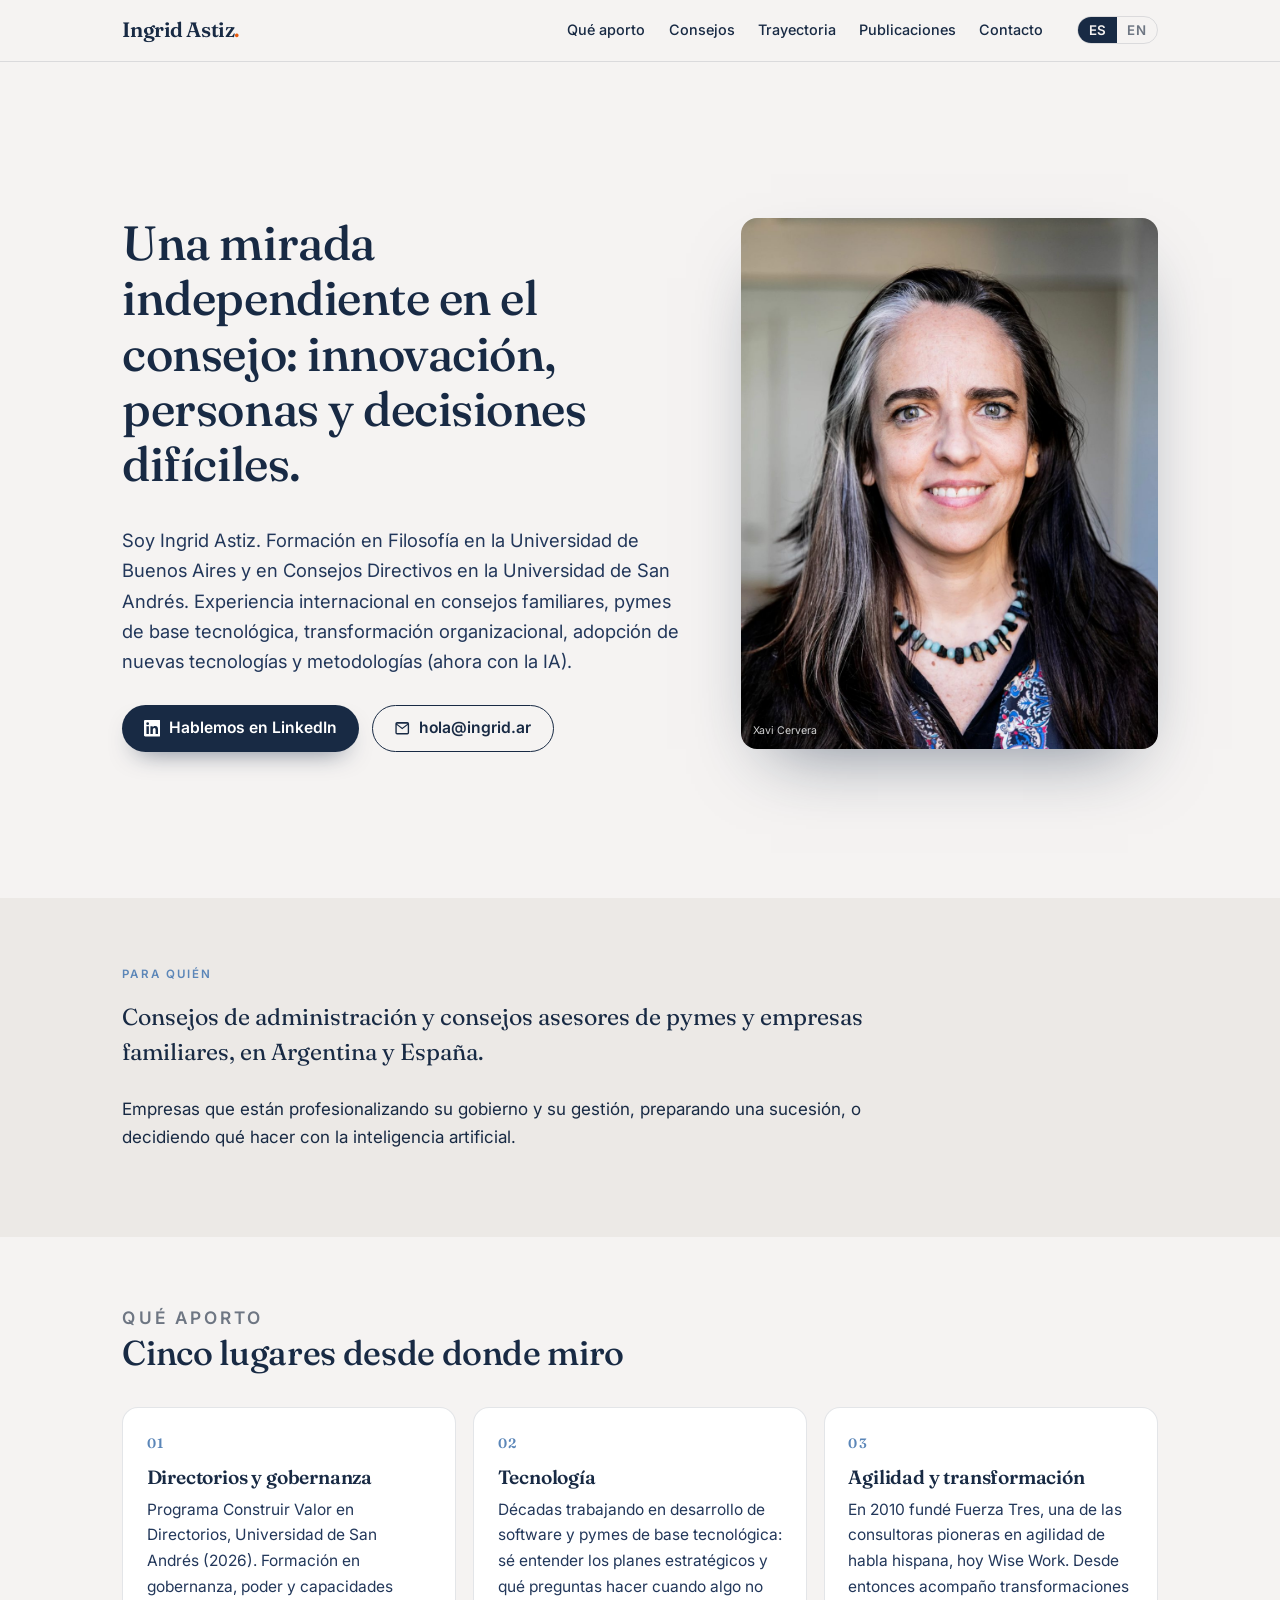
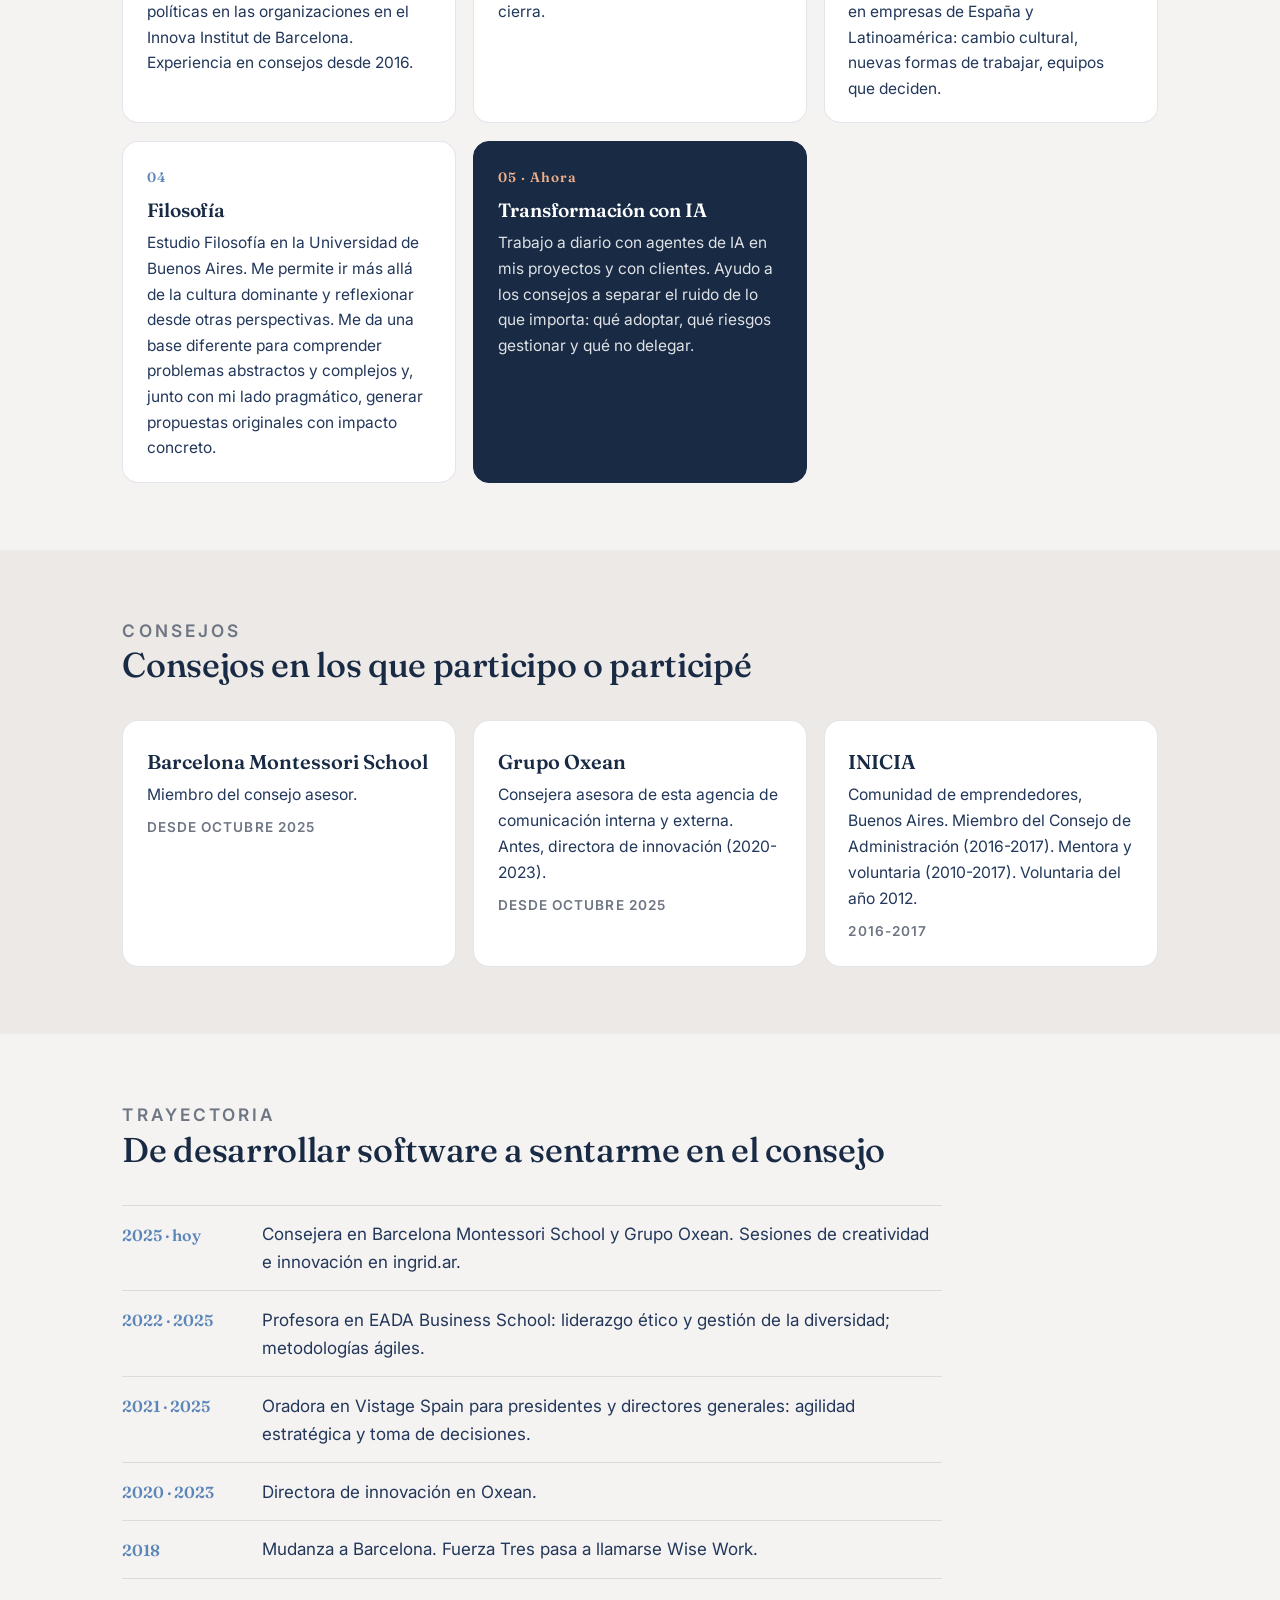
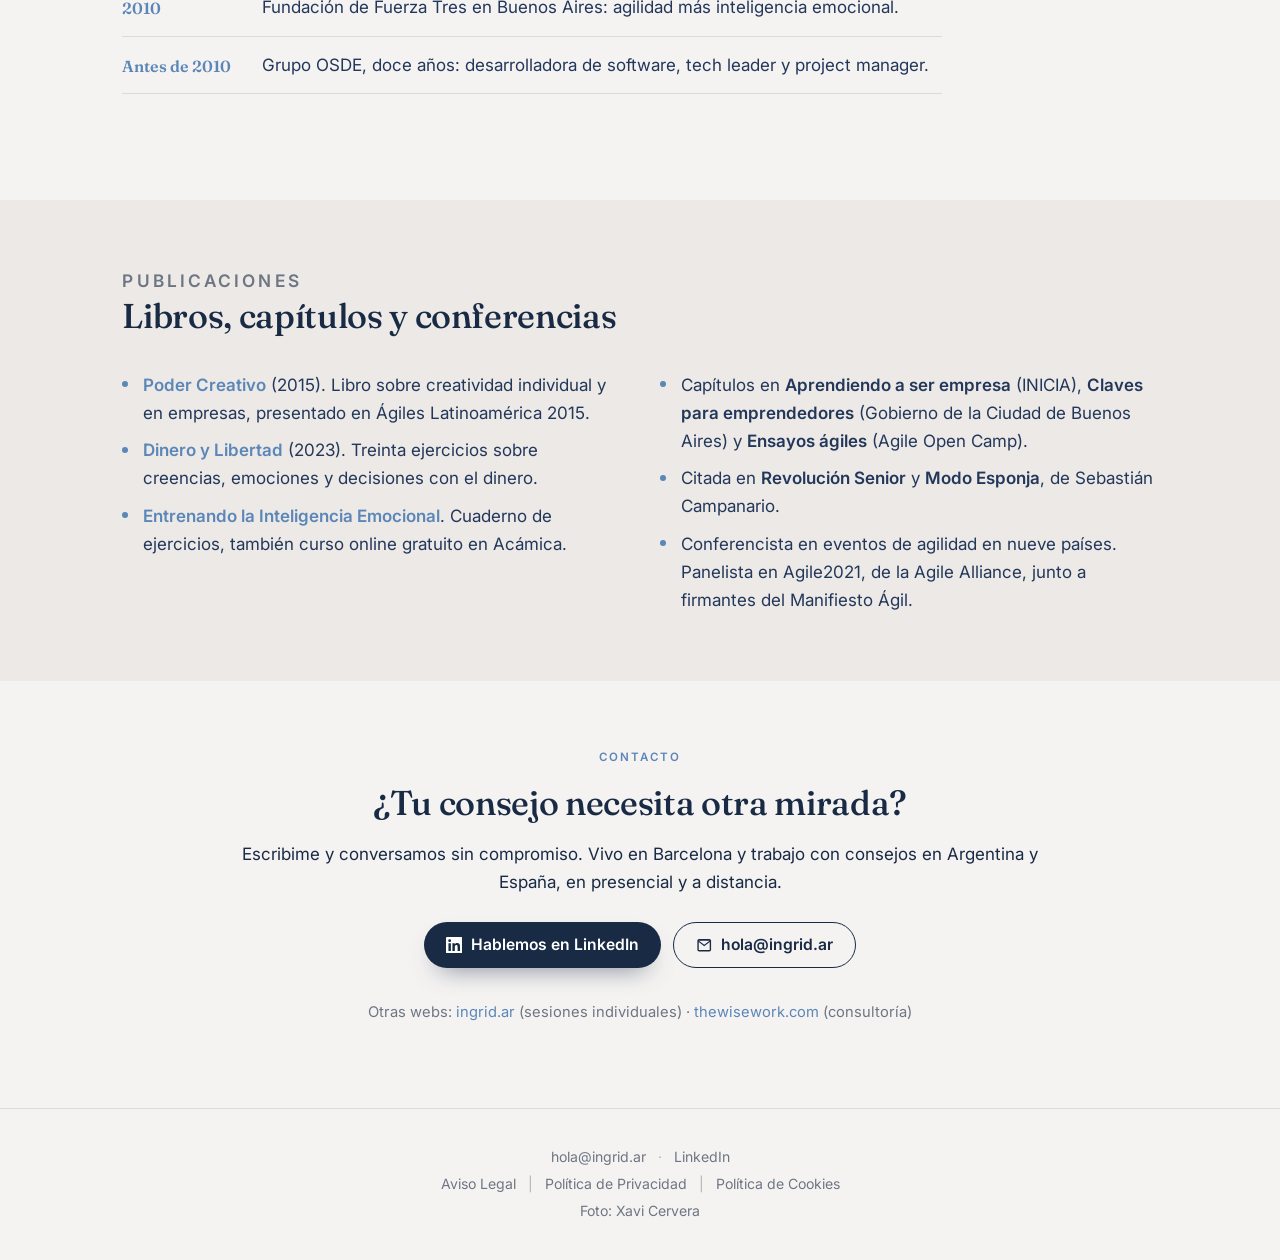
<file: index.html>
<!DOCTYPE html>
<html lang="es">
<head>
<meta charset="utf-8">
<meta name="viewport" content="width=device-width, initial-scale=1">
<title>Ingrid Astiz · Consejera independiente</title>
<link rel="canonical" href="https://ingridastiz.com/">
<meta property="og:type" content="website">
<meta property="og:site_name" content="Ingrid Astiz">
<meta property="og:title" content="Board Member | Consejera independiente">
<meta property="og:url" content="https://ingridastiz.com/">
<meta property="og:image" content="https://ingridastiz.com/assets/og.jpg">
<meta property="og:image:width" content="1200">
<meta property="og:image:height" content="630">
<meta property="og:image:alt" content="Siete piedras en círculo, seis azul oscuro y una naranja">
<meta name="twitter:card" content="summary_large_image">
<meta name="twitter:title" content="Board Member | Consejera independiente">
<link rel="icon" href="data:image/svg+xml,%3Csvg xmlns='http://www.w3.org/2000/svg' viewBox='0 0 64 64'%3E%3Crect width='64' height='64' rx='14' fill='%23182A44'/%3E%3Ctext x='32' y='44' font-family='Georgia,serif' font-size='36' font-weight='600' fill='%23F5F3F2' text-anchor='middle'%3EI%3C/text%3E%3Ccircle cx='47' cy='41' r='4' fill='%23E8590C'/%3E%3C/svg%3E">
<link rel="preconnect" href="https://fonts.googleapis.com">
<link rel="preconnect" href="https://fonts.gstatic.com" crossorigin>
<link href="https://fonts.googleapis.com/css2?family=Fraunces:opsz,wght@9..144,400;9..144,500;9..144,600&family=Inter:wght@400;500;600&display=swap" rel="stylesheet">
<link rel="stylesheet" href="styles.css">
<script type="application/ld+json">
{
  "@context": "https://schema.org",
  "@type": "Person",
  "name": "Ingrid Astiz",
  "alternateName": "Ingrid Isabel Astiz Jensen",
  "url": "https://ingridastiz.com/",
  "image": "https://ingridastiz.com/assets/ingrid.jpg",
  "jobTitle": "Board Member, Board Advisor",
  "email": "mailto:hola@ingrid.ar",
  "address": {"@type": "PostalAddress", "addressLocality": "Barcelona", "addressCountry": "ES"},
  "alumniOf": [
    {"@type": "CollegeOrUniversity", "name": "Universidad de San Andrés"},
    {"@type": "CollegeOrUniversity", "name": "Universidad de Buenos Aires"}
  ],
  "sameAs": [
    "https://www.linkedin.com/in/ingridastiz/",
    "https://ingrid.ar/",
    "https://thewisework.com/"
  ]
}
</script>
</head>
<body data-page="home">
<header>
  <nav class="nav">
    <a class="brand" href="#top">Ingrid Astiz<span>.</span></a>
    <div class="nav-links">
      <a href="#aporto"><span class="es">Qué aporto</span><span class="en">What I bring</span></a>
      <a href="#consejos"><span class="es">Consejos</span><span class="en">Boards</span></a>
      <a href="#trayectoria"><span class="es">Trayectoria</span><span class="en">Track record</span></a>
      <a href="#publicaciones"><span class="es">Publicaciones</span><span class="en">Publications</span></a>
      <a href="#contacto"><span class="es">Contacto</span><span class="en">Contact</span></a>
    </div>
    <div class="lang-toggle" aria-label="Idioma / Language">
      <button data-lang="es" type="button">ES</button><button data-lang="en" type="button">EN</button>
    </div>
  </nav>
</header>

<section class="hero" id="top">
  <div class="hero-text">
    <h1>
      <span class="es">Una mirada independiente en el consejo: innovación, personas y decisiones difíciles.</span>
      <span class="en">An independent voice on the board: innovation, people and hard decisions.</span>
    </h1>
    <p class="lead">
      <span class="es">Soy Ingrid Astiz. Formación en Filosofía en la Universidad de Buenos Aires y en Consejos Directivos en la Universidad de San Andrés. Experiencia internacional en consejos familiares, pymes de base tecnológica, transformación organizacional, adopción de nuevas tecnologías y metodologías (ahora con la IA).</span>
      <span class="en">I'm Ingrid Astiz. Trained in Philosophy at the University of Buenos Aires and in Boards of Directors at Universidad de San Andrés. International experience on family boards and with technology-based SMEs, organisational transformation, and the adoption of new technologies and methodologies (now with AI).</span>
    </p>
    <div class="hero-actions">
      <a class="btn" href="https://www.linkedin.com/in/ingridastiz/" target="_blank" rel="noopener">
        <svg viewBox="0 0 24 24" aria-hidden="true"><path d="M20.45 20.45h-3.55v-5.57c0-1.33-.03-3.04-1.85-3.04-1.85 0-2.14 1.45-2.14 2.94v5.67H9.35V9h3.41v1.56h.05c.48-.9 1.64-1.85 3.37-1.85 3.6 0 4.27 2.37 4.27 5.46v6.28zM5.34 7.43a2.06 2.06 0 1 1 0-4.12 2.06 2.06 0 0 1 0 4.12zM7.12 20.45H3.56V9h3.56v11.45zM22.22 0H1.77C.79 0 0 .77 0 1.73v20.54C0 23.23.79 24 1.77 24h20.45c.98 0 1.78-.77 1.78-1.73V1.73C24 .77 23.2 0 22.22 0z"/></svg>
        <span class="es">Hablemos en LinkedIn</span><span class="en">Let's talk on LinkedIn</span>
      </a>
      <a class="btn btn-outline" href="mailto:hola@ingrid.ar">
        <svg viewBox="0 0 24 24" aria-hidden="true"><path d="M2 5.5A2.5 2.5 0 0 1 4.5 3h15A2.5 2.5 0 0 1 22 5.5v13a2.5 2.5 0 0 1-2.5 2.5h-15A2.5 2.5 0 0 1 2 18.5v-13zm2.2-.1 7.8 5.9 7.8-5.9H4.2zM20 7.4l-8 6-8-6v11.1c0 .3.2.5.5.5h15c.3 0 .5-.2.5-.5V7.4z"/></svg>
        hola@ingrid.ar
      </a>
    </div>
  </div>
  <div class="hero-photo">
    <img src="assets/ingrid.jpg" alt="Ingrid Astiz" width="1000" height="1278">
    <span class="photo-credit">Xavi Cervera</span>
  </div>
</section>

<section class="sec alt" id="para-quien">
  <div class="wrap">
    <div class="text">
      <p class="eyebrow"><span class="es">Para quién</span><span class="en">Who this is for</span></p>
      <p class="lead-big">
        <span class="es">Consejos de administración y consejos asesores de pymes y empresas familiares, en Argentina y España.</span>
        <span class="en">Boards of directors and advisory boards of SMEs and family businesses, in Argentina and Spain.</span>
      </p>
      <p>
        <span class="es">Empresas que están profesionalizando su gobierno y su gestión, preparando una sucesión, o decidiendo qué hacer con la inteligencia artificial.</span>
        <span class="en">Companies that are professionalising their governance and management, preparing a succession, or deciding what to do about artificial intelligence.</span>
      </p>
    </div>
  </div>
</section>

<section class="sec" id="aporto">
  <div class="wrap">
    <div class="sec-head">
      <p class="eyebrow"><span class="es">Qué aporto</span><span class="en">What I bring</span></p>
      <h2><span class="es">Cinco lugares desde donde miro</span><span class="en">Five places I look from</span></h2>
    </div>
    <div class="grid grid-3">
      <article class="card">
        <div class="num">01</div>
        <h3><span class="es">Directorios y gobernanza</span><span class="en">Boards and governance</span></h3>
        <p>
          <span class="es">Programa Construir Valor en Directorios, Universidad de San Andrés (2026). Formación en gobernanza, poder y capacidades políticas en las organizaciones en el Innova Institut de Barcelona. Experiencia en consejos desde 2016.</span>
          <span class="en">Building Value in Boards programme, Universidad de San Andrés (2026). Training in governance, power and political capabilities in organisations at Innova Institut, Barcelona. Board experience since 2016.</span>
        </p>
      </article>
      <article class="card">
        <div class="num">02</div>
        <h3><span class="es">Tecnología</span><span class="en">Technology</span></h3>
        <p>
          <span class="es">Décadas trabajando en desarrollo de software y pymes de base tecnológica: sé entender los planes estratégicos y qué preguntas hacer cuando algo no cierra.</span>
          <span class="en">Decades working in software development and technology-based SMEs: I understand strategic plans and know which questions to ask when something doesn't add up.</span>
        </p>
      </article>
      <article class="card">
        <div class="num">03</div>
        <h3><span class="es">Agilidad y transformación</span><span class="en">Agility and transformation</span></h3>
        <p>
          <span class="es">En 2010 fundé Fuerza Tres, una de las consultoras pioneras en agilidad de habla hispana, hoy Wise Work. Desde entonces acompaño transformaciones en empresas de España y Latinoamérica: cambio cultural, nuevas formas de trabajar, equipos que deciden.</span>
          <span class="en">In 2010 I founded Fuerza Tres, one of the pioneering Spanish-speaking agile consultancies, now Wise Work. Since then I have guided transformations in companies across Spain and Latin America: cultural change, new ways of working, teams that decide.</span>
        </p>
      </article>
      <article class="card">
        <div class="num">04</div>
        <h3><span class="es">Filosofía</span><span class="en">Philosophy</span></h3>
        <p>
          <span class="es">Estudio Filosofía en la Universidad de Buenos Aires. Me permite ir más allá de la cultura dominante y reflexionar desde otras perspectivas. Me da una base diferente para comprender problemas abstractos y complejos y, junto con mi lado pragmático, generar propuestas originales con impacto concreto.</span>
          <span class="en">I study Philosophy at the University of Buenos Aires. It lets me go beyond the dominant culture and think from other perspectives. It gives me a different basis for understanding abstract and complex problems and, together with my pragmatic side, for generating original proposals with concrete impact.</span>
        </p>
      </article>
      <article class="card now">
        <div class="num"><span class="es">05 · Ahora</span><span class="en">05 · Now</span></div>
        <h3><span class="es">Transformación con IA</span><span class="en">AI transformation</span></h3>
        <p>
          <span class="es">Trabajo a diario con agentes de IA en mis proyectos y con clientes. Ayudo a los consejos a separar el ruido de lo que importa: qué adoptar, qué riesgos gestionar y qué no delegar.</span>
          <span class="en">I work daily with AI agents on my own projects and with clients. I help boards separate the noise from what matters: what to adopt, which risks to manage, and what not to delegate.</span>
        </p>
      </article>
    </div>
  </div>
</section>

<section class="sec alt" id="consejos">
  <div class="wrap">
    <div class="sec-head">
      <p class="eyebrow"><span class="es">Consejos</span><span class="en">Boards</span></p>
      <h2><span class="es">Consejos en los que participo o participé</span><span class="en">Boards I sit on or have sat on</span></h2>
    </div>
    <div class="grid grid-3">
      <article class="board">
        <p class="org">Barcelona Montessori School</p>
        <p class="role"><span class="es">Miembro del consejo asesor.</span><span class="en">Advisory Board Member.</span></p>
        <p class="when"><span class="es">Desde octubre 2025</span><span class="en">Since October 2025</span></p>
      </article>
      <article class="board">
        <p class="org">Grupo Oxean</p>
        <p class="role">
          <span class="es">Consejera asesora de esta agencia de comunicación interna y externa. Antes, directora de innovación (2020-2023).</span>
          <span class="en">Board Advisor to this internal and external communication agency. Previously Chief Innovation Officer (2020-2023).</span>
        </p>
        <p class="when"><span class="es">Desde octubre 2025</span><span class="en">Since October 2025</span></p>
      </article>
      <article class="board">
        <p class="org">INICIA</p>
        <p class="role">
          <span class="es">Comunidad de emprendedores, Buenos Aires. Miembro del Consejo de Administración (2016-2017). Mentora y voluntaria (2010-2017). Voluntaria del año 2012.</span>
          <span class="en">Entrepreneurs' community, Buenos Aires. Board of Directors member (2016-2017). Mentor and volunteer (2010-2017). Volunteer of the Year 2012.</span>
        </p>
        <p class="when">2016-2017</p>
      </article>
    </div>
  </div>
</section>

<section class="sec" id="trayectoria">
  <div class="wrap">
    <div class="sec-head">
      <p class="eyebrow"><span class="es">Trayectoria</span><span class="en">Track record</span></p>
      <h2><span class="es">De desarrollar software a sentarme en el consejo</span><span class="en">From developing software to sitting on the board</span></h2>
    </div>
    <ul class="timeline">
      <li><span class="yr"><span class="es">2025 · hoy</span><span class="en">2025 · today</span></span>
        <p class="what"><span class="es">Consejera en Barcelona Montessori School y Grupo Oxean. Sesiones de creatividad e innovación en ingrid.ar.</span><span class="en">Board roles at Barcelona Montessori School and Grupo Oxean. Creativity and innovation sessions at ingrid.ar.</span></p></li>
      <li><span class="yr">2022 · 2025</span>
        <p class="what"><span class="es">Profesora en EADA Business School: liderazgo ético y gestión de la diversidad; metodologías ágiles.</span><span class="en">Professor at EADA Business School: ethical leadership and diversity management; agile methodologies.</span></p></li>
      <li><span class="yr">2021 · 2025</span>
        <p class="what"><span class="es">Oradora en Vistage Spain para presidentes y directores generales: agilidad estratégica y toma de decisiones.</span><span class="en">Speaker at Vistage Spain for CEOs: strategic agility and decision-making.</span></p></li>
      <li><span class="yr">2020 · 2023</span>
        <p class="what"><span class="es">Directora de innovación en Oxean.</span><span class="en">Chief Innovation Officer at Oxean.</span></p></li>
      <li><span class="yr">2018</span>
        <p class="what"><span class="es">Mudanza a Barcelona. Fuerza Tres pasa a llamarse Wise Work.</span><span class="en">Move to Barcelona. Fuerza Tres becomes Wise Work.</span></p></li>
      <li><span class="yr">2010</span>
        <p class="what"><span class="es">Fundación de Fuerza Tres en Buenos Aires: agilidad más inteligencia emocional.</span><span class="en">Founding of Fuerza Tres in Buenos Aires: agility plus emotional intelligence.</span></p></li>
      <li><span class="yr"><span class="es">Antes de 2010</span><span class="en">Before 2010</span></span>
        <p class="what"><span class="es">Grupo OSDE, doce años: desarrolladora de software, tech leader y project manager.</span><span class="en">Grupo OSDE, twelve years: software developer, tech leader and project manager.</span></p></li>
    </ul>

  </div>
</section>


<section class="sec alt" id="publicaciones">
  <div class="wrap">
    <div class="sec-head">
      <p class="eyebrow"><span class="es">Publicaciones</span><span class="en">Publications</span></p>
      <h2><span class="es">Libros, capítulos y conferencias</span><span class="en">Books, chapters and talks</span></h2>
    </div>
    <ul class="clean cols-2 es">
      <li><a href="https://leanpub.com/podercreativo" target="_blank" rel="noopener"><strong>Poder Creativo</strong></a> (2015). Libro sobre creatividad individual y en empresas, presentado en Ágiles Latinoamérica 2015.</li>
      <li><a href="https://www.amazon.es/dp/B0FQ64JMR7" target="_blank" rel="noopener"><strong>Dinero y Libertad</strong></a> (2023). Treinta ejercicios sobre creencias, emociones y decisiones con el dinero.</li>
      <li><a href="https://leanpub.com/eie" target="_blank" rel="noopener"><strong>Entrenando la Inteligencia Emocional</strong></a>. Cuaderno de ejercicios, también curso online gratuito en Acámica.</li>
      <li>Capítulos en <strong>Aprendiendo a ser empresa</strong> (INICIA), <strong>Claves para emprendedores</strong> (Gobierno de la Ciudad de Buenos Aires) y <strong>Ensayos ágiles</strong> (Agile Open Camp).</li>
      <li>Citada en <strong>Revolución Senior</strong> y <strong>Modo Esponja</strong>, de Sebastián Campanario.</li>
      <li>Conferencista en eventos de agilidad en nueve países. Panelista en Agile2021, de la Agile Alliance, junto a firmantes del Manifiesto Ágil.</li>
    </ul>
    <ul class="clean cols-2 en">
      <li><a href="https://leanpub.com/podercreativo" target="_blank" rel="noopener"><strong>Poder Creativo</strong></a> (2015). A book on creativity, individual and in companies, presented at Ágiles Latinoamérica 2015.</li>
      <li><a href="https://www.amazon.es/dp/B0FQ64JMR7" target="_blank" rel="noopener"><strong>Dinero y Libertad</strong></a> (2023). Thirty exercises on beliefs, emotions and decisions about money.</li>
      <li><a href="https://leanpub.com/eie" target="_blank" rel="noopener"><strong>Entrenando la Inteligencia Emocional</strong></a>. Workbook, also a free online course at Acámica.</li>
      <li>Chapters in <strong>Aprendiendo a ser empresa</strong> (INICIA), <strong>Claves para emprendedores</strong> (Buenos Aires City Government) and <strong>Ensayos ágiles</strong> (Agile Open Camp).</li>
      <li>Cited in <strong>Revolución Senior</strong> and <strong>Modo Esponja</strong>, by Sebastián Campanario.</li>
      <li>Speaker at agile events in nine countries. Panellist at Agile2021, by the Agile Alliance, alongside signatories of the Agile Manifesto.</li>
    </ul>
  </div>
</section>

<section class="sec contact" id="contacto">
  <div class="wrap">
    <div class="text">
      <p class="eyebrow"><span class="es">Contacto</span><span class="en">Contact</span></p>
      <h2><span class="es">¿Tu consejo necesita otra mirada?</span><span class="en">Does your board need another perspective?</span></h2>
      <p>
        <span class="es">Escribime y conversamos sin compromiso. Vivo en Barcelona y trabajo con consejos en Argentina y España, en presencial y a distancia.</span>
        <span class="en">Write to me and we'll talk, no strings attached. I live in Barcelona and work with boards in Argentina and Spain, in person and remotely.</span>
      </p>
      <div class="hero-actions">
        <a class="btn" href="https://www.linkedin.com/in/ingridastiz/" target="_blank" rel="noopener">
          <svg viewBox="0 0 24 24" aria-hidden="true"><path d="M20.45 20.45h-3.55v-5.57c0-1.33-.03-3.04-1.85-3.04-1.85 0-2.14 1.45-2.14 2.94v5.67H9.35V9h3.41v1.56h.05c.48-.9 1.64-1.85 3.37-1.85 3.6 0 4.27 2.37 4.27 5.46v6.28zM5.34 7.43a2.06 2.06 0 1 1 0-4.12 2.06 2.06 0 0 1 0 4.12zM7.12 20.45H3.56V9h3.56v11.45zM22.22 0H1.77C.79 0 0 .77 0 1.73v20.54C0 23.23.79 24 1.77 24h20.45c.98 0 1.78-.77 1.78-1.73V1.73C24 .77 23.2 0 22.22 0z"/></svg>
          <span class="es">Hablemos en LinkedIn</span><span class="en">Let's talk on LinkedIn</span>
        </a>
        <a class="btn btn-outline" href="mailto:hola@ingrid.ar">
          <svg viewBox="0 0 24 24" aria-hidden="true"><path d="M2 5.5A2.5 2.5 0 0 1 4.5 3h15A2.5 2.5 0 0 1 22 5.5v13a2.5 2.5 0 0 1-2.5 2.5h-15A2.5 2.5 0 0 1 2 18.5v-13zm2.2-.1 7.8 5.9 7.8-5.9H4.2zM20 7.4l-8 6-8-6v11.1c0 .3.2.5.5.5h15c.3 0 .5-.2.5-.5V7.4z"/></svg>
          hola@ingrid.ar
        </a>
      </div>
      <p class="others">
        <span class="es">Otras webs: </span><span class="en">Other sites: </span>
        <a href="https://ingrid.ar" target="_blank" rel="noopener">ingrid.ar</a> <span class="es">(sesiones individuales)</span><span class="en">(one-to-one sessions)</span>
        <span class="sep">·</span>
        <a href="https://thewisework.com" target="_blank" rel="noopener">thewisework.com</a> <span class="es">(consultoría)</span><span class="en">(consulting)</span>
      </p>
    </div>
  </div>
</section>

<footer>
  <div class="foot-line">
    <a href="mailto:hola@ingrid.ar">hola@ingrid.ar</a>
    <span class="sep">·</span>
    <a href="https://www.linkedin.com/in/ingridastiz/" target="_blank" rel="noopener">LinkedIn</a>
  </div>
  <div class="foot-line">
    <a href="/aviso-legal"><span class="es">Aviso Legal</span><span class="en">Legal Notice</span></a>
    <span class="sep">|</span>
    <a href="/privacidad"><span class="es">Política de Privacidad</span><span class="en">Privacy Policy</span></a>
    <span class="sep">|</span>
    <a href="/cookies"><span class="es">Política de Cookies</span><span class="en">Cookie Policy</span></a>
  </div>
  <div class="foot-line"><span class="es">Foto: Xavi Cervera</span><span class="en">Photo: Xavi Cervera</span></div>
</footer>

<script src="script.js"></script>
</body>
</html>
</file>
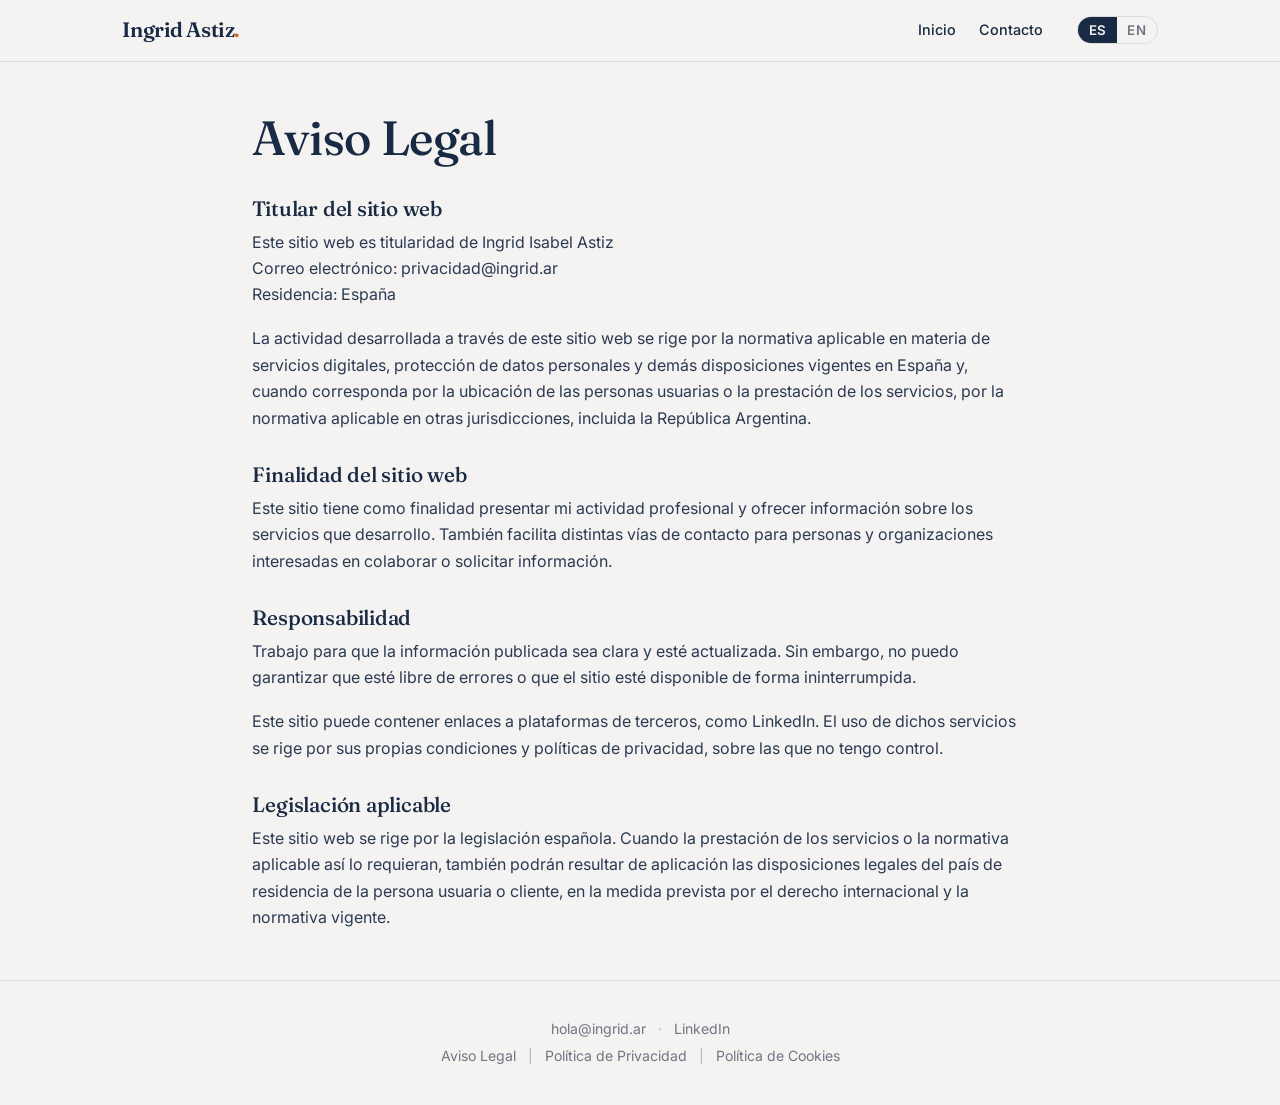
<file: aviso-legal.html>
<!DOCTYPE html>
<html lang="es">
<head>
<meta charset="utf-8">
<meta name="viewport" content="width=device-width, initial-scale=1">
<title>Aviso Legal · Ingrid Astiz</title>
<meta name="robots" content="noindex,follow">
<link rel="preconnect" href="https://fonts.googleapis.com">
<link rel="preconnect" href="https://fonts.gstatic.com" crossorigin>
<link href="https://fonts.googleapis.com/css2?family=Fraunces:opsz,wght@9..144,400;9..144,500;9..144,600&family=Inter:wght@400;500;600&display=swap" rel="stylesheet">
<link rel="stylesheet" href="styles.css">
</head>
<body data-page="legal">
<header>
  <nav class="nav">
    <a class="brand" href="/">Ingrid Astiz<span>.</span></a>
    <div class="nav-links">
      <a href="/"><span class="es">Inicio</span><span class="en">Home</span></a>
      <a href="/#contacto"><span class="es">Contacto</span><span class="en">Contact</span></a>
    </div>
    <div class="lang-toggle" aria-label="Idioma / Language">
      <button data-lang="es" type="button">ES</button><button data-lang="en" type="button">EN</button>
    </div>
  </nav>
</header>

<main class="legal">
  <div class="es">
  <h1>Aviso Legal</h1>

  <h2>Titular del sitio web</h2>
  <p>Este sitio web es titularidad de Ingrid Isabel Astiz<br>
  Correo electrónico: privacidad@ingrid.ar<br>
  Residencia: España</p>
  <p>La actividad desarrollada a través de este sitio web se rige por la normativa aplicable en materia de servicios digitales, protección de datos personales y demás disposiciones vigentes en España y, cuando corresponda por la ubicación de las personas usuarias o la prestación de los servicios, por la normativa aplicable en otras jurisdicciones, incluida la República Argentina.</p>

  <h2>Finalidad del sitio web</h2>
  <p>Este sitio tiene como finalidad presentar mi actividad profesional y ofrecer información sobre los servicios que desarrollo. También facilita distintas vías de contacto para personas y organizaciones interesadas en colaborar o solicitar información.</p>

  <h2>Responsabilidad</h2>
  <p>Trabajo para que la información publicada sea clara y esté actualizada. Sin embargo, no puedo garantizar que esté libre de errores o que el sitio esté disponible de forma ininterrumpida.</p>
  <p>Este sitio puede contener enlaces a plataformas de terceros, como LinkedIn. El uso de dichos servicios se rige por sus propias condiciones y políticas de privacidad, sobre las que no tengo control.</p>

  <h2>Legislación aplicable</h2>
  <p>Este sitio web se rige por la legislación española. Cuando la prestación de los servicios o la normativa aplicable así lo requieran, también podrán resultar de aplicación las disposiciones legales del país de residencia de la persona usuaria o cliente, en la medida prevista por el derecho internacional y la normativa vigente.</p>
  </div>

  <div class="en">
  <h1>Legal Notice</h1>

  <h2>Website owner</h2>
  <p>This website is owned by Ingrid Isabel Astiz<br>
  Email: privacidad@ingrid.ar<br>
  Residence: Spain</p>
  <p>The activity carried out through this website is governed by the applicable regulations on digital services, personal data protection and other provisions in force in Spain and, where applicable due to the location of the users or the provision of the services, by the applicable regulations in other jurisdictions, including the Argentine Republic.</p>

  <h2>Purpose of the website</h2>
  <p>This site is intended to present my professional activity and provide information about the services I offer. It also provides different ways to get in touch for people and organizations interested in collaborating or requesting information.</p>

  <h2>Liability</h2>
  <p>I work to keep the published information clear and up to date. However, I cannot guarantee that it is free of errors or that the site is available uninterruptedly.</p>
  <p>This site may contain links to third-party platforms, such as LinkedIn. The use of those services is governed by their own terms and privacy policies, over which I have no control.</p>

  <h2>Applicable law</h2>
  <p>This website is governed by Spanish law. Where the provision of services or applicable regulations require it, the legal provisions of the country of residence of the user or client may also apply, to the extent provided by international law and current regulations.</p>
  </div>
</main>

<footer>
  <div class="foot-line">
    <a href="mailto:hola@ingrid.ar">hola@ingrid.ar</a>
    <span class="sep">·</span>
    <a href="https://www.linkedin.com/in/ingridastiz/" target="_blank" rel="noopener">LinkedIn</a>
  </div>
  <div class="foot-line">
    <a href="/aviso-legal"><span class="es">Aviso Legal</span><span class="en">Legal Notice</span></a>
    <span class="sep">|</span>
    <a href="/privacidad"><span class="es">Política de Privacidad</span><span class="en">Privacy Policy</span></a>
    <span class="sep">|</span>
    <a href="/cookies"><span class="es">Política de Cookies</span><span class="en">Cookie Policy</span></a>
  </div>
</footer>

<script src="script.js"></script>
</body>
</html>
</file>
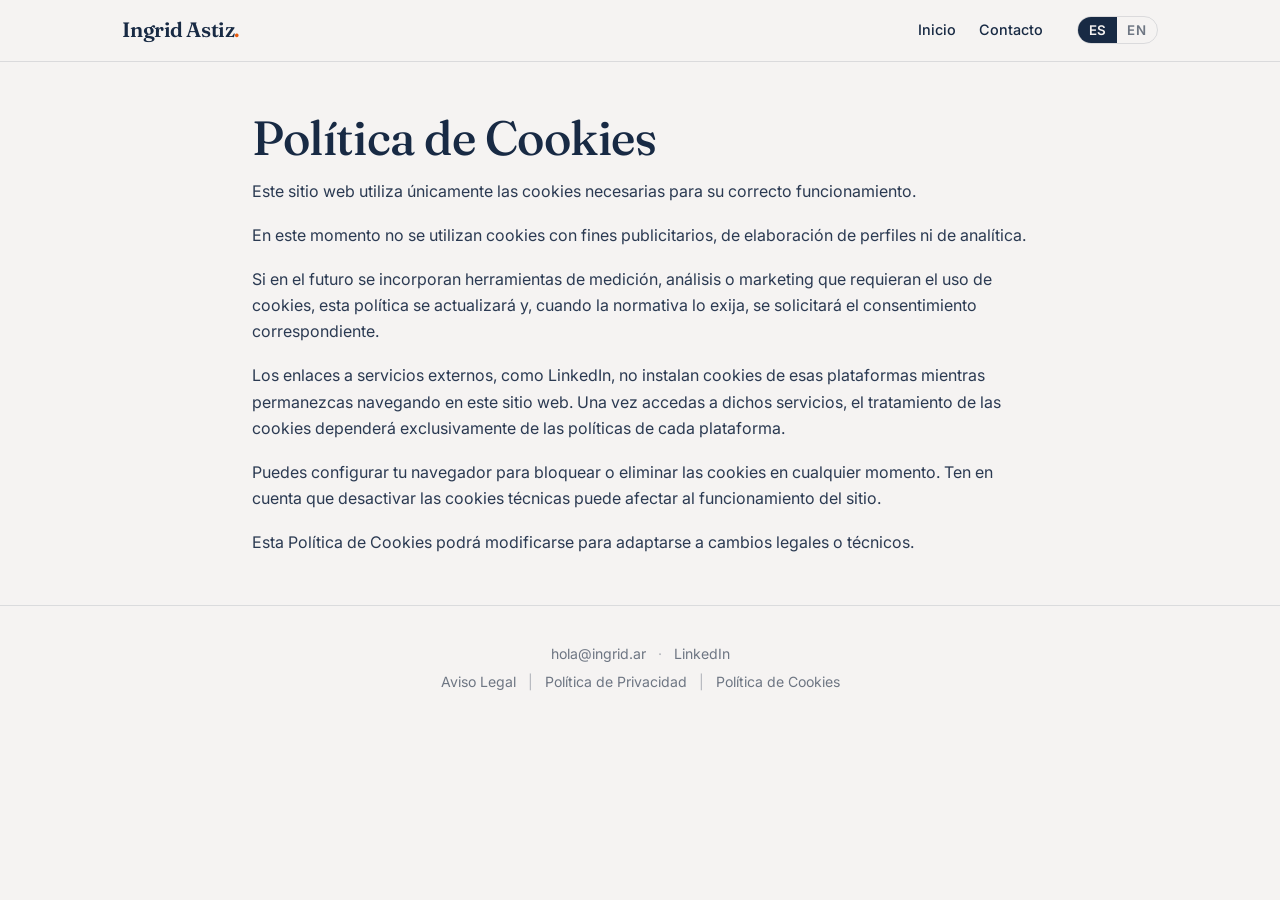
<file: cookies.html>
<!DOCTYPE html>
<html lang="es">
<head>
<meta charset="utf-8">
<meta name="viewport" content="width=device-width, initial-scale=1">
<title>Política de Cookies · Ingrid Astiz</title>
<meta name="robots" content="noindex,follow">
<link rel="preconnect" href="https://fonts.googleapis.com">
<link rel="preconnect" href="https://fonts.gstatic.com" crossorigin>
<link href="https://fonts.googleapis.com/css2?family=Fraunces:opsz,wght@9..144,400;9..144,500;9..144,600&family=Inter:wght@400;500;600&display=swap" rel="stylesheet">
<link rel="stylesheet" href="styles.css">
</head>
<body data-page="legal">
<header>
  <nav class="nav">
    <a class="brand" href="/">Ingrid Astiz<span>.</span></a>
    <div class="nav-links">
      <a href="/"><span class="es">Inicio</span><span class="en">Home</span></a>
      <a href="/#contacto"><span class="es">Contacto</span><span class="en">Contact</span></a>
    </div>
    <div class="lang-toggle" aria-label="Idioma / Language">
      <button data-lang="es" type="button">ES</button><button data-lang="en" type="button">EN</button>
    </div>
  </nav>
</header>

<main class="legal">
  <div class="es">
  <h1>Política de Cookies</h1>

  <p>Este sitio web utiliza únicamente las cookies necesarias para su correcto funcionamiento.</p>

  <p>En este momento no se utilizan cookies con fines publicitarios, de elaboración de perfiles ni de analítica.</p>

  <p>Si en el futuro se incorporan herramientas de medición, análisis o marketing que requieran el uso de cookies, esta política se actualizará y, cuando la normativa lo exija, se solicitará el consentimiento correspondiente.</p>

  <p>Los enlaces a servicios externos, como LinkedIn, no instalan cookies de esas plataformas mientras permanezcas navegando en este sitio web. Una vez accedas a dichos servicios, el tratamiento de las cookies dependerá exclusivamente de las políticas de cada plataforma.</p>

  <p>Puedes configurar tu navegador para bloquear o eliminar las cookies en cualquier momento. Ten en cuenta que desactivar las cookies técnicas puede afectar al funcionamiento del sitio.</p>

  <p>Esta Política de Cookies podrá modificarse para adaptarse a cambios legales o técnicos.</p>
  </div>

  <div class="en">
  <h1>Cookie Policy</h1>

  <p>This website uses only the cookies necessary for it to work properly.</p>

  <p>At this time, no cookies are used for advertising, profiling or analytics purposes.</p>

  <p>If measurement, analytics or marketing tools that require the use of cookies are added in the future, this policy will be updated and, where the regulations require it, the corresponding consent will be requested.</p>

  <p>Links to external services, such as LinkedIn, do not install cookies from those platforms while you remain browsing this website. Once you access those services, the handling of cookies will depend exclusively on each platform's own policies.</p>

  <p>You can configure your browser to block or delete cookies at any time. Keep in mind that disabling technical cookies may affect how the site works.</p>

  <p>This Cookie Policy may be modified to adapt to legal or technical changes.</p>
  </div>
</main>

<footer>
  <div class="foot-line">
    <a href="mailto:hola@ingrid.ar">hola@ingrid.ar</a>
    <span class="sep">·</span>
    <a href="https://www.linkedin.com/in/ingridastiz/" target="_blank" rel="noopener">LinkedIn</a>
  </div>
  <div class="foot-line">
    <a href="/aviso-legal"><span class="es">Aviso Legal</span><span class="en">Legal Notice</span></a>
    <span class="sep">|</span>
    <a href="/privacidad"><span class="es">Política de Privacidad</span><span class="en">Privacy Policy</span></a>
    <span class="sep">|</span>
    <a href="/cookies"><span class="es">Política de Cookies</span><span class="en">Cookie Policy</span></a>
  </div>
</footer>

<script src="script.js"></script>
</body>
</html>
</file>
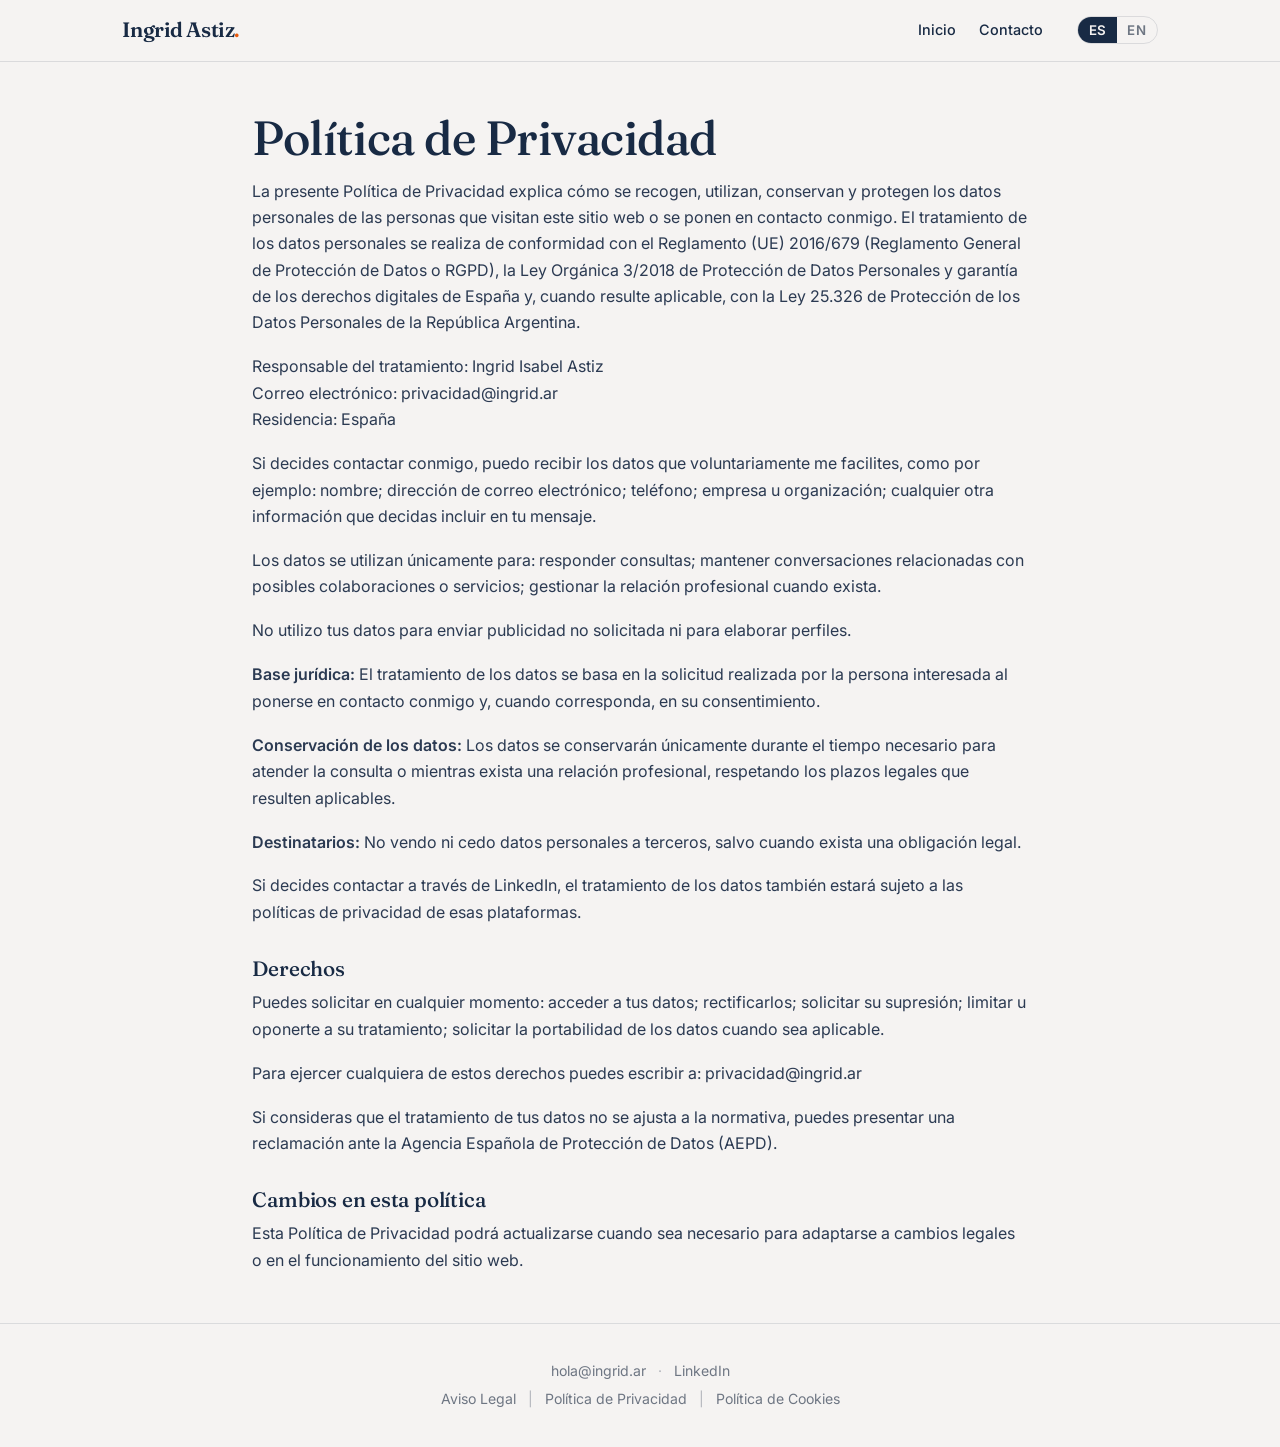
<file: privacidad.html>
<!DOCTYPE html>
<html lang="es">
<head>
<meta charset="utf-8">
<meta name="viewport" content="width=device-width, initial-scale=1">
<title>Política de Privacidad · Ingrid Astiz</title>
<meta name="robots" content="noindex,follow">
<link rel="preconnect" href="https://fonts.googleapis.com">
<link rel="preconnect" href="https://fonts.gstatic.com" crossorigin>
<link href="https://fonts.googleapis.com/css2?family=Fraunces:opsz,wght@9..144,400;9..144,500;9..144,600&family=Inter:wght@400;500;600&display=swap" rel="stylesheet">
<link rel="stylesheet" href="styles.css">
</head>
<body data-page="legal">
<header>
  <nav class="nav">
    <a class="brand" href="/">Ingrid Astiz<span>.</span></a>
    <div class="nav-links">
      <a href="/"><span class="es">Inicio</span><span class="en">Home</span></a>
      <a href="/#contacto"><span class="es">Contacto</span><span class="en">Contact</span></a>
    </div>
    <div class="lang-toggle" aria-label="Idioma / Language">
      <button data-lang="es" type="button">ES</button><button data-lang="en" type="button">EN</button>
    </div>
  </nav>
</header>

<main class="legal">
  <div class="es">
  <h1>Política de Privacidad</h1>

  <p>La presente Política de Privacidad explica cómo se recogen, utilizan, conservan y protegen los datos personales de las personas que visitan este sitio web o se ponen en contacto conmigo. El tratamiento de los datos personales se realiza de conformidad con el Reglamento (UE) 2016/679 (Reglamento General de Protección de Datos o RGPD), la Ley Orgánica 3/2018 de Protección de Datos Personales y garantía de los derechos digitales de España y, cuando resulte aplicable, con la Ley 25.326 de Protección de los Datos Personales de la República Argentina.</p>

  <p>Responsable del tratamiento: Ingrid Isabel Astiz<br>
  Correo electrónico: privacidad@ingrid.ar<br>
  Residencia: España</p>

  <p>Si decides contactar conmigo, puedo recibir los datos que voluntariamente me facilites, como por ejemplo: nombre; dirección de correo electrónico; teléfono; empresa u organización; cualquier otra información que decidas incluir en tu mensaje.</p>

  <p>Los datos se utilizan únicamente para: responder consultas; mantener conversaciones relacionadas con posibles colaboraciones o servicios; gestionar la relación profesional cuando exista.</p>

  <p>No utilizo tus datos para enviar publicidad no solicitada ni para elaborar perfiles.</p>

  <p><strong>Base jurídica:</strong> El tratamiento de los datos se basa en la solicitud realizada por la persona interesada al ponerse en contacto conmigo y, cuando corresponda, en su consentimiento.</p>

  <p><strong>Conservación de los datos:</strong> Los datos se conservarán únicamente durante el tiempo necesario para atender la consulta o mientras exista una relación profesional, respetando los plazos legales que resulten aplicables.</p>

  <p><strong>Destinatarios:</strong> No vendo ni cedo datos personales a terceros, salvo cuando exista una obligación legal.</p>

  <p>Si decides contactar a través de LinkedIn, el tratamiento de los datos también estará sujeto a las políticas de privacidad de esas plataformas.</p>

  <h2>Derechos</h2>
  <p>Puedes solicitar en cualquier momento: acceder a tus datos; rectificarlos; solicitar su supresión; limitar u oponerte a su tratamiento; solicitar la portabilidad de los datos cuando sea aplicable.</p>
  <p>Para ejercer cualquiera de estos derechos puedes escribir a: privacidad@ingrid.ar</p>
  <p>Si consideras que el tratamiento de tus datos no se ajusta a la normativa, puedes presentar una reclamación ante la Agencia Española de Protección de Datos (AEPD).</p>

  <h2>Cambios en esta política</h2>
  <p>Esta Política de Privacidad podrá actualizarse cuando sea necesario para adaptarse a cambios legales o en el funcionamiento del sitio web.</p>
  </div>

  <div class="en">
  <h1>Privacy Policy</h1>

  <p>This Privacy Policy explains how the personal data of people who visit this website or contact me is collected, used, retained and protected. Personal data is processed in accordance with Regulation (EU) 2016/679 (General Data Protection Regulation or GDPR), Spain's Organic Law 3/2018 on Personal Data Protection and the guarantee of digital rights and, where applicable, with Argentina's Law 25,326 on Personal Data Protection.</p>

  <p>Data controller: Ingrid Isabel Astiz<br>
  Email: privacidad@ingrid.ar<br>
  Residence: Spain</p>

  <p>If you decide to contact me, I may receive the data you voluntarily provide, such as: name; email address; phone number; company or organization; any other information you choose to include in your message.</p>

  <p>The data is used only to: respond to inquiries; hold conversations related to possible collaborations or services; manage the professional relationship when it exists.</p>

  <p>I do not use your data to send unsolicited advertising or to build profiles.</p>

  <p><strong>Legal basis:</strong> The processing of data is based on the request made by the interested party when contacting me and, where applicable, on their consent.</p>

  <p><strong>Data retention:</strong> Data will be kept only for the time necessary to handle the inquiry or while a professional relationship exists, in line with any applicable legal deadlines.</p>

  <p><strong>Recipients:</strong> I do not sell or transfer personal data to third parties, except where there is a legal obligation to do so.</p>

  <p>If you decide to contact me through LinkedIn, the processing of your data will also be subject to those platforms' own privacy policies.</p>

  <h2>Rights</h2>
  <p>You can request at any time: access to your data; rectification; deletion; restriction of or objection to processing; data portability where applicable.</p>
  <p>To exercise any of these rights you can write to: privacidad@ingrid.ar</p>
  <p>If you believe the processing of your data does not comply with the regulations, you can file a complaint with the Spanish Data Protection Agency (AEPD).</p>

  <h2>Changes to this policy</h2>
  <p>This Privacy Policy may be updated when necessary to adapt to legal changes or changes in how the website works.</p>
  </div>
</main>

<footer>
  <div class="foot-line">
    <a href="mailto:hola@ingrid.ar">hola@ingrid.ar</a>
    <span class="sep">·</span>
    <a href="https://www.linkedin.com/in/ingridastiz/" target="_blank" rel="noopener">LinkedIn</a>
  </div>
  <div class="foot-line">
    <a href="/aviso-legal"><span class="es">Aviso Legal</span><span class="en">Legal Notice</span></a>
    <span class="sep">|</span>
    <a href="/privacidad"><span class="es">Política de Privacidad</span><span class="en">Privacy Policy</span></a>
    <span class="sep">|</span>
    <a href="/cookies"><span class="es">Política de Cookies</span><span class="en">Cookie Policy</span></a>
  </div>
</footer>

<script src="script.js"></script>
</body>
</html>
</file>
<file: styles.css>
/* ===========================================================
   ingridastiz.com · Board Member y Consejera independiente
   Misma familia tipográfica que ingrid.ar (Fraunces + Inter),
   paleta más sobria: azul oscuro como protagonista, naranja
   solo como acento puntual.
   =========================================================== */
:root{
  --bg:#F5F3F2;
  --bg-2:#ECE9E6;
  --dark:#182A44;
  --dark-2:#22375A;
  --blue:#5B86B8;
  --neutral:#6E7683;
  --accent:#E8590C;
  --line:rgba(24,42,68,.12);
  --card:#FFFFFF;
  --maxw:1080px;
  --text:820px;
}

*{box-sizing:border-box;}
html{scroll-behavior:smooth;scroll-padding-top:76px;}
body{
  margin:0;
  background:var(--bg);
  color:var(--dark);
  font-family:"Inter",system-ui,-apple-system,"Segoe UI",Roboto,sans-serif;
  font-size:17px;
  line-height:1.65;
  -webkit-font-smoothing:antialiased;
}

/* --------- Tipografía --------- */
h1,h2,h3{
  font-family:"Fraunces","Georgia",serif;
  font-weight:500;
  line-height:1.15;
  color:var(--dark);
  letter-spacing:-.01em;
  margin:0 0 .5em;
}
h1{font-size:clamp(2rem,4.2vw,3rem);}
h2{font-size:clamp(1.6rem,3vw,2.15rem);}
h3{font-size:1.2rem;font-weight:600;}
p{margin:0 0 1.1em;}
a{color:var(--blue);text-decoration:none;}
a:hover{color:var(--dark);}
strong{font-weight:600;}
.muted{color:var(--neutral);}
.eyebrow{
  text-transform:uppercase;letter-spacing:.18em;font-size:.72rem;
  font-weight:600;color:var(--blue);margin:0 0 1rem;
}

/* --------- Header / Nav --------- */
header{
  position:sticky;top:0;z-index:50;
  background:rgba(245,243,242,.88);
  backdrop-filter:saturate(150%) blur(10px);
  -webkit-backdrop-filter:saturate(150%) blur(10px);
  border-bottom:1px solid var(--line);
}
.nav{
  max-width:var(--maxw);margin:0 auto;
  display:flex;align-items:center;gap:1rem;
  padding:.8rem 1.4rem;
}
.brand{
  font-family:"Fraunces",serif;font-size:1.3rem;font-weight:600;
  color:var(--dark);letter-spacing:-.02em;white-space:nowrap;
}
.brand span{color:var(--accent);}
.nav-links{
  display:flex;gap:.15rem;align-items:center;
  margin-left:auto;
  overflow-x:auto;scrollbar-width:none;
}
.nav-links::-webkit-scrollbar{display:none;}
.nav-links a{
  color:var(--dark);font-size:.9rem;font-weight:500;
  padding:.35rem .65rem;border-radius:999px;white-space:nowrap;
  transition:background .2s,color .2s;
}
.nav-links a:hover{background:rgba(24,42,68,.07);}
.lang-toggle{
  display:inline-flex;border:1px solid var(--line);
  border-radius:999px;overflow:hidden;margin-left:.5rem;
  font-size:.78rem;flex:none;
}
.lang-toggle button{
  border:0;background:transparent;cursor:pointer;
  padding:.3rem .65rem;color:var(--neutral);font-weight:600;
  font-family:inherit;letter-spacing:.03em;
}
.lang-toggle button.on{background:var(--dark);color:var(--bg);}

/* --------- Layout --------- */
.wrap{max-width:var(--maxw);margin:0 auto;padding:0 1.4rem;}
section.sec{padding:4.2rem 0;}
section.sec.alt{background:var(--bg-2);}
.sec-head{max-width:var(--text);margin-bottom:2.2rem;}
.sec-head p{font-size:1.08rem;color:var(--neutral);margin:0;}
.text{max-width:var(--text);}
.lead-big{font-size:clamp(1.2rem,2vw,1.45rem);line-height:1.5;font-family:"Fraunces",serif;font-weight:400;}

/* --------- Hero --------- */
.hero{
  display:grid;
  grid-template-columns:1.15fr .85fr;
  column-gap:3.5rem;align-items:center;
  max-width:var(--maxw);margin:0 auto;
  padding:3.5rem 1.4rem 3rem;
  min-height:calc(100dvh - 64px);
}
.hero-text .eyebrow{margin-bottom:1rem;}
.hero-text h1{margin-bottom:.7em;}
.hero-text .lead{font-size:1.15rem;color:var(--dark-2);margin:0 0 1.8rem;}
.hero-actions{display:flex;gap:.8rem;flex-wrap:wrap;}
.hero-photo{
  position:relative;aspect-ratio:1000/1278;
  width:100%;max-width:420px;justify-self:end;
  border-radius:16px;overflow:hidden;
  box-shadow:0 30px 70px -30px rgba(24,42,68,.55);
}
.hero-photo img{width:100%;height:100%;object-fit:cover;object-position:50% 20%;display:block;}
.photo-credit{
  position:absolute;left:.75rem;bottom:.6rem;
  font-size:.66rem;color:rgba(255,255,255,.82);
  text-shadow:0 1px 3px rgba(0,0,0,.5);
}

/* --------- Botones --------- */
.btn{
  display:inline-flex;align-items:center;gap:.55rem;
  background:var(--dark);color:#fff;
  padding:.8rem 1.35rem;border-radius:999px;
  font-weight:600;font-size:.98rem;line-height:1.2;
  transition:transform .15s,box-shadow .2s,background .2s;
  box-shadow:0 12px 26px -14px rgba(24,42,68,.7);
}
.btn:hover{color:#fff;background:var(--dark-2);transform:translateY(-2px);}
.btn svg{width:1.05em;height:1.05em;fill:currentColor;flex:none;}
.btn-outline{
  background:transparent;color:var(--dark);
  border:1.5px solid var(--dark);box-shadow:none;
}
.btn-outline:hover{background:var(--dark);color:#fff;}

/* --------- Tarjetas (Qué aporto) --------- */
.grid{display:grid;gap:1.1rem;}
.grid-3{grid-template-columns:repeat(3,1fr);}
.grid-2{grid-template-columns:repeat(2,1fr);}
.card{
  background:var(--card);border:1px solid var(--line);
  border-radius:16px;padding:1.5rem 1.45rem 1.3rem;
  display:flex;flex-direction:column;
}
.card .num{
  font-family:"Fraunces",serif;font-size:.85rem;font-weight:600;
  color:var(--blue);letter-spacing:.08em;margin-bottom:.7rem;
}
.card h3{margin-bottom:.55rem;}
.card p{font-size:.97rem;color:var(--dark-2);margin:0;}
.card.now{background:var(--dark);border-color:var(--dark);}
.card.now .num,.card.now h3{color:#fff;}
.card.now p{color:rgba(255,255,255,.86);}
.card.now .num{color:#F1B08A;}

.callout{
  background:var(--card);border-left:4px solid var(--accent);
  border-radius:0 16px 16px 0;padding:1.5rem 1.6rem;margin-top:1.4rem;
  max-width:var(--text);
}
.callout p{margin:0;font-size:1.05rem;}
.callout p + p{margin-top:.6rem;}

/* --------- Consejos --------- */
.board{
  background:var(--card);border:1px solid var(--line);border-radius:16px;
  padding:1.5rem 1.45rem;
}
.board .org{font-family:"Fraunces",serif;font-size:1.25rem;font-weight:600;margin:0 0 .25rem;}
.board .role{margin:0 0 .5rem;color:var(--dark-2);font-size:.98rem;}
.board .when{margin:0;font-size:.85rem;color:var(--neutral);text-transform:uppercase;letter-spacing:.08em;font-weight:600;}

/* --------- Trayectoria --------- */
.timeline{list-style:none;padding:0;margin:0 0 2.4rem;max-width:var(--text);}
.timeline li{
  display:grid;grid-template-columns:120px 1fr;gap:1.2rem;
  padding:.9rem 0;border-top:1px solid var(--line);
}
.timeline li:last-child{border-bottom:1px solid var(--line);}
.timeline .yr{
  font-family:"Fraunces",serif;font-weight:600;color:var(--blue);
  font-size:1rem;padding-top:.1rem;
}
.timeline .what{margin:0;color:var(--dark-2);}
.clients{max-width:var(--text);}
.clients p{color:var(--dark-2);}

blockquote{
  margin:0;padding:1.5rem 1.6rem;
  background:var(--card);border:1px solid var(--line);border-radius:16px;
  font-family:"Fraunces",serif;font-size:1.05rem;line-height:1.5;
}
blockquote p{margin:0 0 .9rem;}
blockquote cite{
  display:block;font-family:"Inter",sans-serif;font-style:normal;
  font-size:.85rem;color:var(--neutral);
}
blockquote cite strong{color:var(--dark);font-weight:600;}

/* --------- Listas --------- */
ul.clean{list-style:none;padding:0;margin:0;}
ul.clean li{position:relative;padding-left:1.3rem;margin-bottom:.6rem;color:var(--dark-2);}
ul.clean li::before{
  content:"";position:absolute;left:0;top:.62em;
  width:6px;height:6px;border-radius:50%;background:var(--blue);
}
.cols-2{columns:2;column-gap:2.5rem;}
.cols-2 li{break-inside:avoid;}

/* --------- Contacto --------- */
.contact{text-align:center;}
.contact .text{margin:0 auto;}
.contact .hero-actions{justify-content:center;margin:1.6rem 0 2rem;}
.contact .others{font-size:.92rem;color:var(--neutral);}

/* --------- Footer --------- */
footer{
  border-top:1px solid var(--line);
  padding:2rem 1.4rem;
  text-align:center;color:var(--neutral);font-size:.88rem;
}
footer a{color:var(--neutral);}
footer a:hover{color:var(--dark);}
footer .sep{margin:0 .5rem;opacity:.5;}
.foot-line{margin:.3rem 0;line-height:1.6;}

/* --------- Páginas legales --------- */
main.legal{max-width:var(--text);margin:0 auto;padding:3rem 1.4rem 2rem;color:#2b3a52;font-size:1rem;}
.legal h1{margin-bottom:.8rem;}
.legal h2{font-size:1.3rem;margin:2rem 0 .5rem;}

/* --------- Idiomas --------- */
/* Todo el texto está duplicado en .es y .en. Por defecto se ve .es;
   con body.lang-en se invierte. Se cuida que cada elemento recupere
   su display natural (inline, block, list-item). */
.en{display:none;}
body.lang-en .es{display:none;}
body.lang-en div.en,body.lang-en p.en,body.lang-en ul.en,body.lang-en blockquote.en{display:block;}
body.lang-en span.en{display:inline;}
body.lang-en li.en{display:list-item;}

/* --------- Responsive --------- */
@media(max-width:900px){
  .grid-3{grid-template-columns:repeat(2,1fr);}
  .hero{grid-template-columns:1fr;row-gap:2rem;min-height:0;padding-top:2.4rem;}
  .hero-photo{justify-self:start;max-width:360px;}
}
@media(max-width:640px){
  body{font-size:16.5px;}
  section.sec{padding:3.2rem 0;}
  .grid-3,.grid-2{grid-template-columns:1fr;}
  .cols-2{columns:1;}
  .timeline li{grid-template-columns:1fr;gap:.2rem;}
  .hero{padding:1.8rem 1.4rem 2.4rem;}
  .hero-photo{max-width:none;width:100%;aspect-ratio:1/1;border-radius:14px;}
  .hero-actions .btn{width:100%;justify-content:center;}
  .nav{padding:.7rem 1rem;gap:.6rem;}
  .brand{font-size:1.15rem;}
}
</file>
